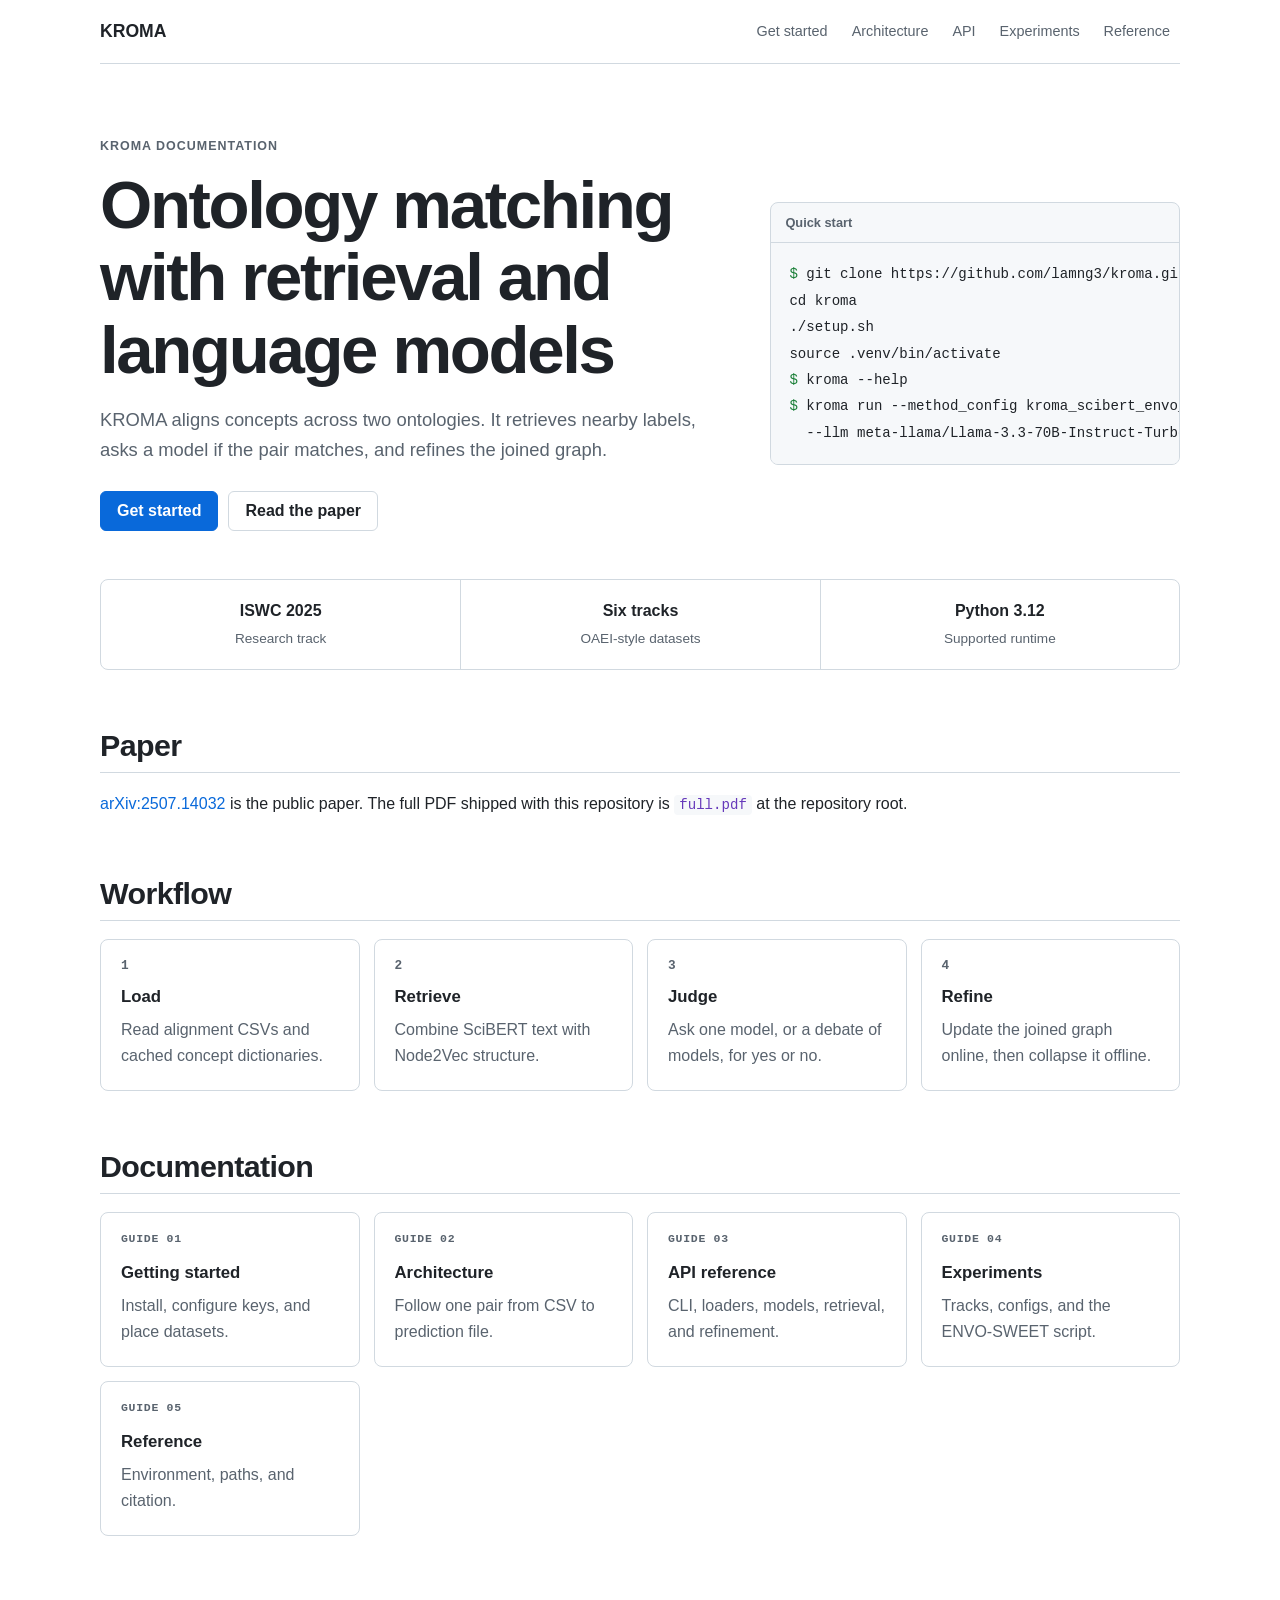
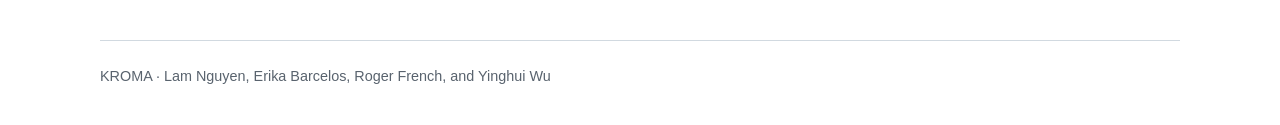
<file: docs/index.html>
<!doctype html>
<html lang="en">
<head>
  <meta charset="utf-8">
  <meta name="viewport" content="width=device-width, initial-scale=1">
  <title>KROMA Documentation</title>
  <link rel="stylesheet" href="styles.css">
</head>
<body>
  <header>
    <a href="index.html"><strong>KROMA</strong></a>
    <nav>
      <a href="getting-started.html">Get started</a>
      <a href="architecture.html">Architecture</a>
      <a href="api.html">API</a>
      <a href="experiments.html">Experiments</a>
      <a href="reference.html">Reference</a>
    </nav>
  </header>
  <main class="hero">
    <section class="hero-layout">
      <div>
        <p class="eyebrow">KROMA documentation</p>
        <h1>Ontology matching with retrieval and language models</h1>
        <p class="lede">
          KROMA aligns concepts across two ontologies. It retrieves nearby labels,
          asks a model if the pair matches, and refines the joined graph.
        </p>
        <div class="actions">
          <a class="button" href="getting-started.html">Get started</a>
          <a class="button secondary" href="https://arxiv.org/abs/2507.14032">Read the paper</a>
        </div>
      </div>
      <div class="terminal" aria-label="KROMA installation commands">
        <pre><code><span class="prompt">$</span> git clone https://github.com/lamng3/kroma.git
cd kroma
./setup.sh
source .venv/bin/activate
<span class="prompt">$</span> kroma --help
<span class="prompt">$</span> kroma run --method_config kroma_scibert_envo_sweet \
  --llm meta-llama/Llama-3.3-70B-Instruct-Turbo-Free --baseline</code></pre>
      </div>
    </section>

    <div class="stats" aria-label="Project facts">
      <div class="stat"><strong>ISWC 2025</strong><span>Research track</span></div>
      <div class="stat"><strong>Six tracks</strong><span>OAEI-style datasets</span></div>
      <div class="stat"><strong>Python 3.12</strong><span>Supported runtime</span></div>
    </div>

    <h2>Paper</h2>
    <p>
      <a href="https://arxiv.org/abs/2507.14032">arXiv:2507.14032</a>
      is the public paper. The full PDF shipped with this repository is
      <a href="https://github.com/lamng3/kroma/blob/main/full.pdf"><code>full.pdf</code></a>
      at the repository root.
    </p>

    <h2>Workflow</h2>
    <div class="flow">
      <section class="card"><h3>Load</h3><p>Read alignment CSVs and cached concept dictionaries.</p></section>
      <section class="card"><h3>Retrieve</h3><p>Combine SciBERT text with Node2Vec structure.</p></section>
      <section class="card"><h3>Judge</h3><p>Ask one model, or a debate of models, for yes or no.</p></section>
      <section class="card"><h3>Refine</h3><p>Update the joined graph online, then collapse it offline.</p></section>
    </div>

    <h2>Documentation</h2>
    <div class="grid">
      <a class="card" href="getting-started.html"><span class="number">GUIDE 01</span><h3>Getting started</h3><p>Install, configure keys, and place datasets.</p></a>
      <a class="card" href="architecture.html"><span class="number">GUIDE 02</span><h3>Architecture</h3><p>Follow one pair from CSV to prediction file.</p></a>
      <a class="card" href="api.html"><span class="number">GUIDE 03</span><h3>API reference</h3><p>CLI, loaders, models, retrieval, and refinement.</p></a>
      <a class="card" href="experiments.html"><span class="number">GUIDE 04</span><h3>Experiments</h3><p>Tracks, configs, and the ENVO-SWEET script.</p></a>
      <a class="card" href="reference.html"><span class="number">GUIDE 05</span><h3>Reference</h3><p>Environment, paths, and citation.</p></a>
    </div>
  </main>
  <footer>KROMA · Lam Nguyen, Erika Barcelos, Roger French, and Yinghui Wu</footer>
</body>
</html>
</file>
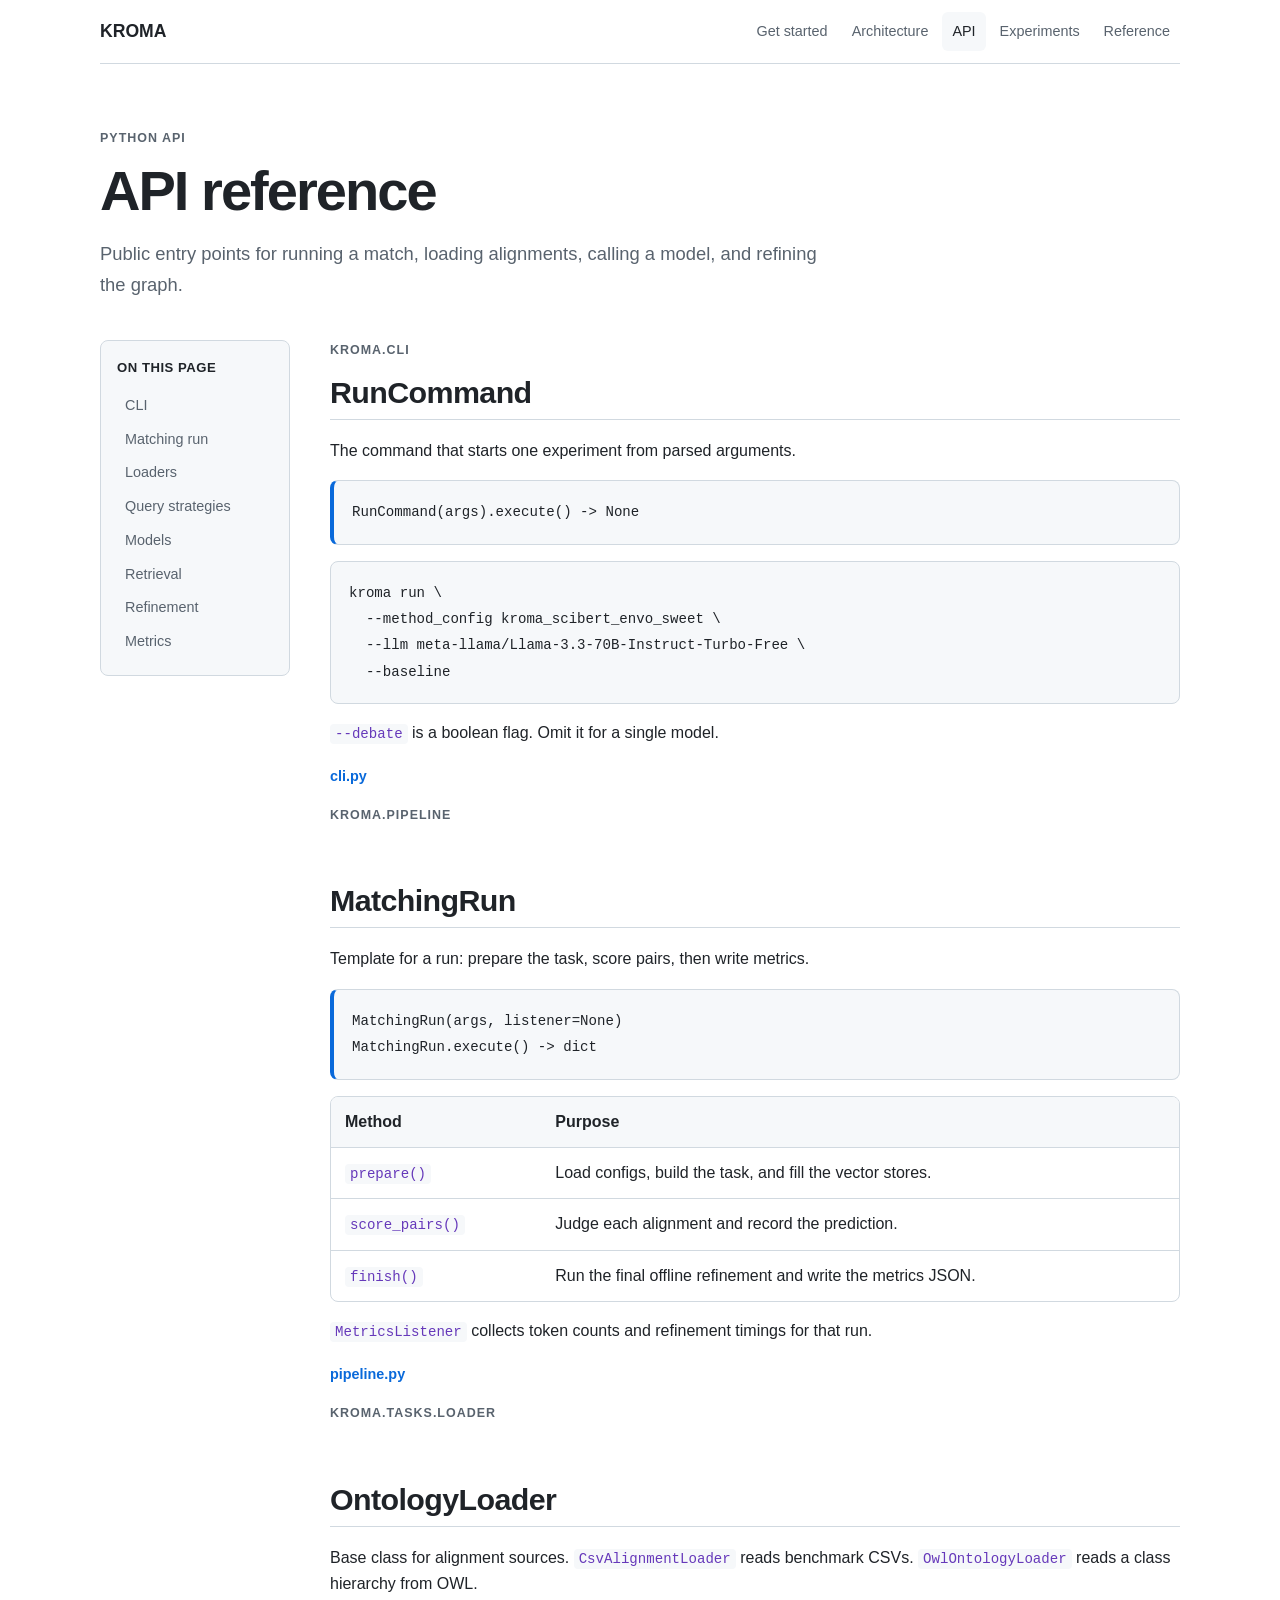
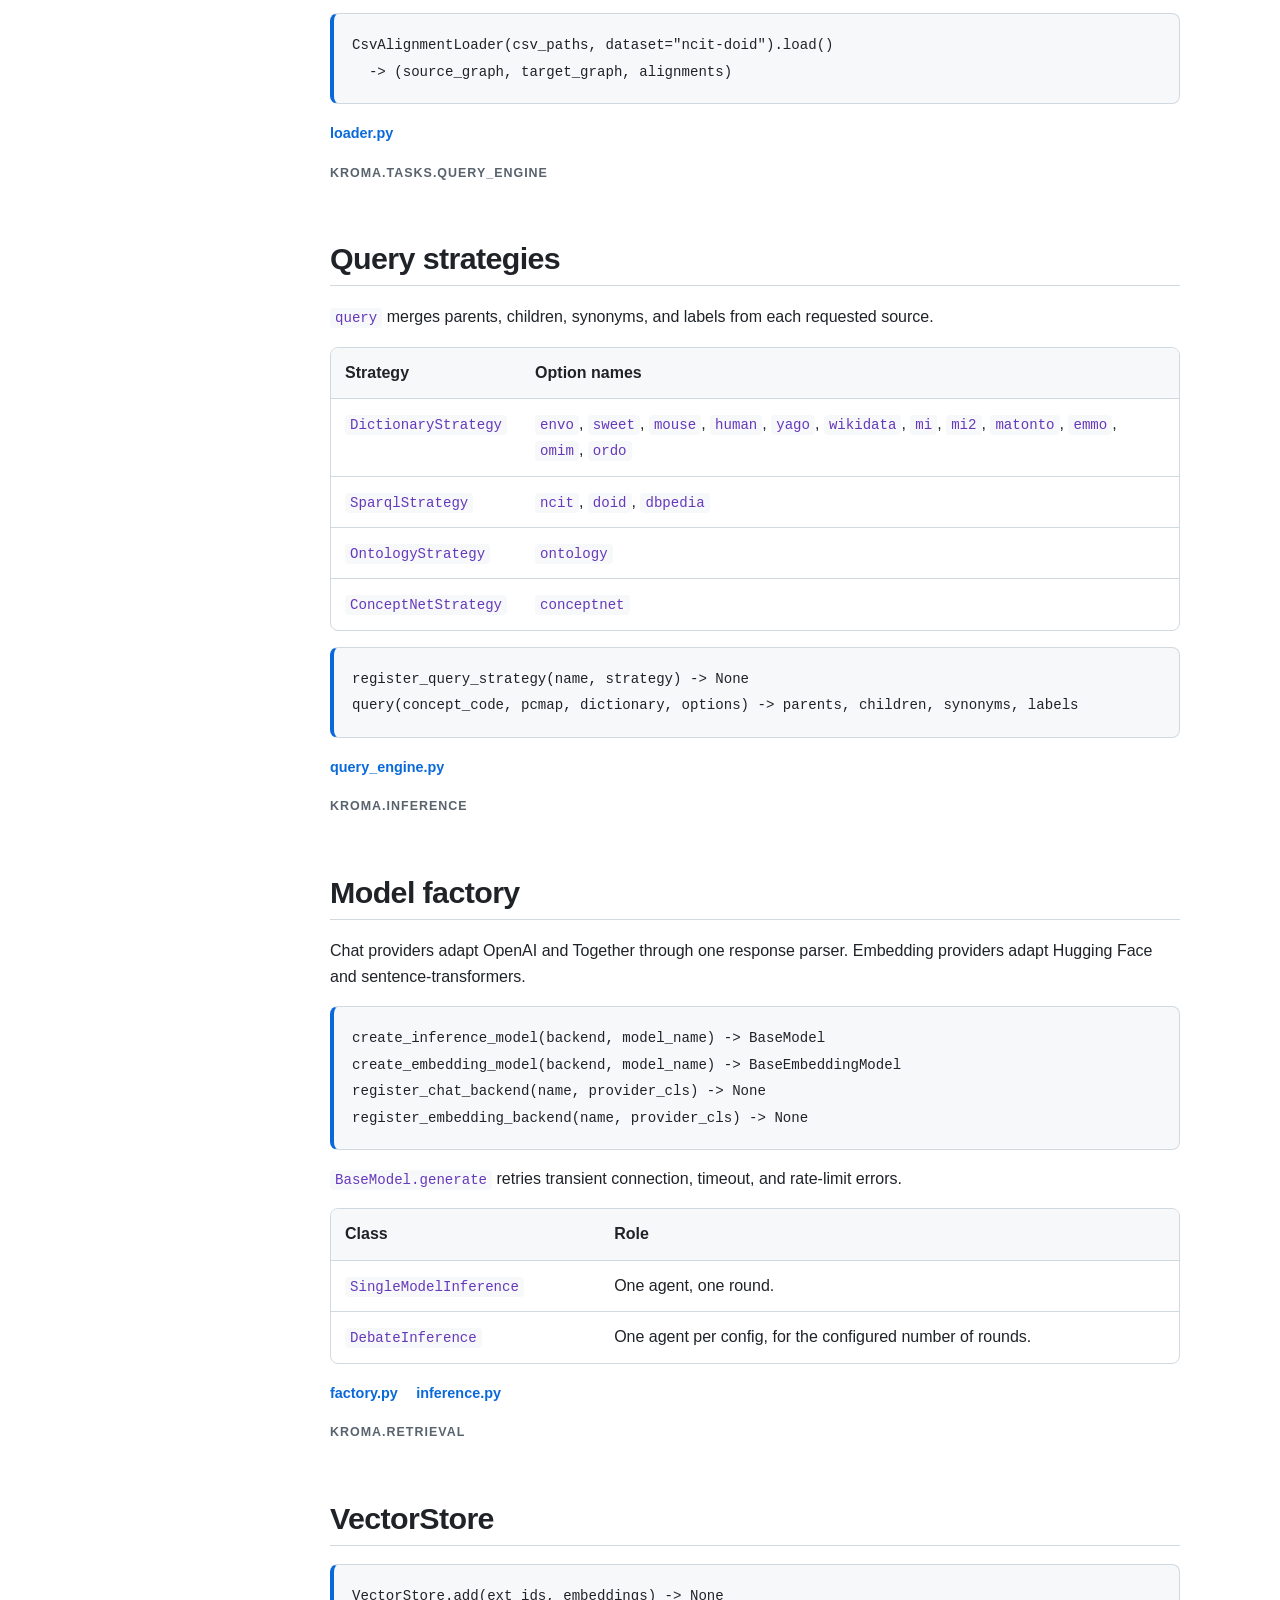
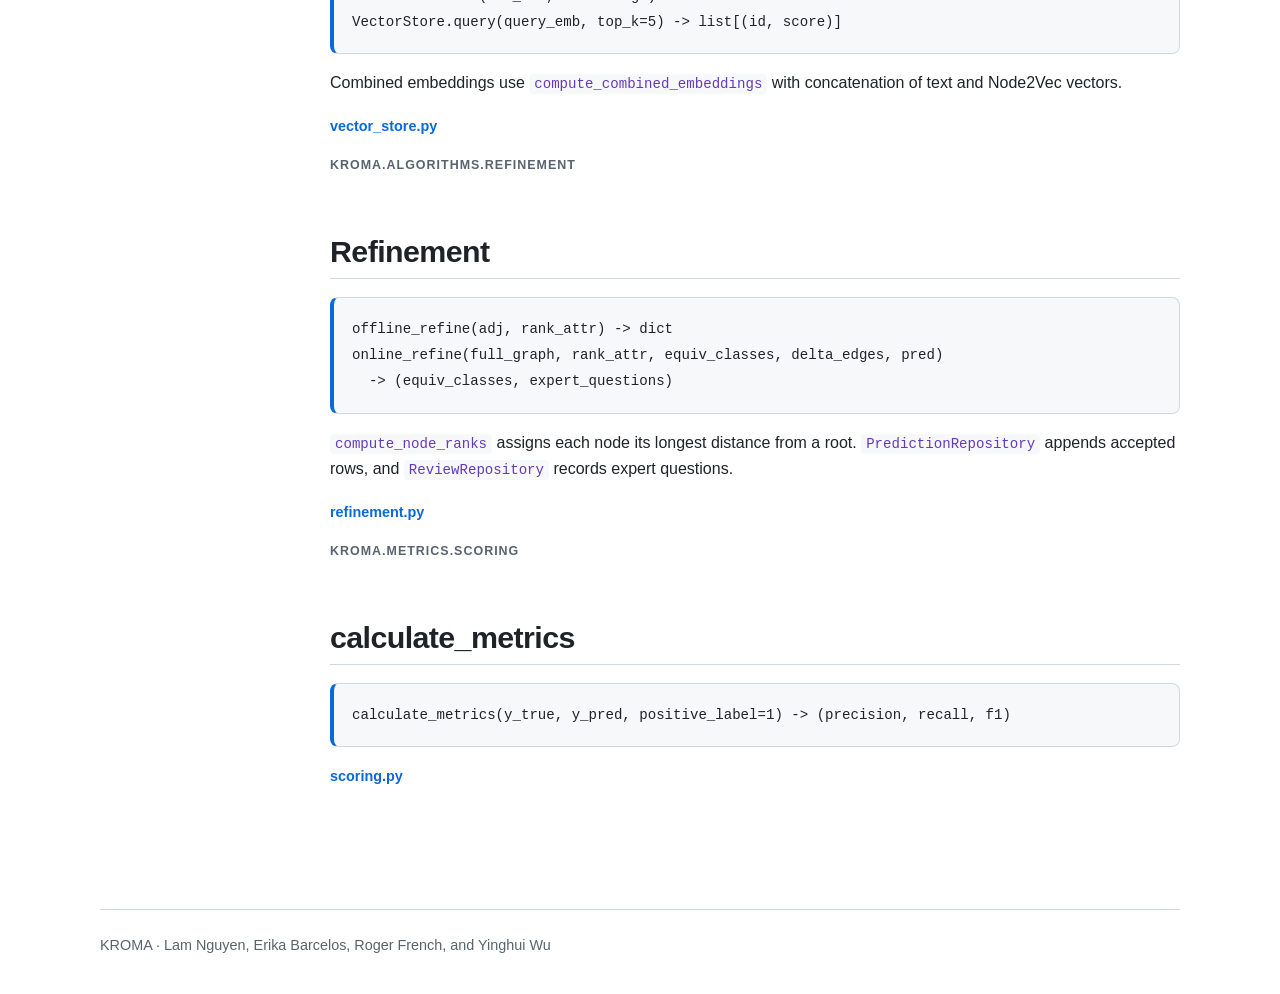
<file: docs/api.html>
<!doctype html>
<html lang="en">
<head>
  <meta charset="utf-8">
  <meta name="viewport" content="width=device-width, initial-scale=1">
  <title>API reference · KROMA</title>
  <link rel="stylesheet" href="styles.css">
</head>
<body>
  <header>
    <a href="index.html"><strong>KROMA</strong></a>
    <nav>
      <a href="getting-started.html">Get started</a>
      <a href="architecture.html">Architecture</a>
      <a class="active" href="api.html">API</a>
      <a href="experiments.html">Experiments</a>
      <a href="reference.html">Reference</a>
    </nav>
  </header>
  <main>
    <p class="eyebrow">Python API</p>
    <h1>API reference</h1>
    <p class="lede">Public entry points for running a match, loading alignments, calling a model, and refining the graph.</p>

    <div class="api-layout">
      <aside class="api-index" aria-label="API table of contents">
        <strong>On this page</strong>
        <a href="#cli">CLI</a>
        <a href="#run">Matching run</a>
        <a href="#loaders">Loaders</a>
        <a href="#query">Query strategies</a>
        <a href="#models">Models</a>
        <a href="#retrieval">Retrieval</a>
        <a href="#refinement">Refinement</a>
        <a href="#metrics">Metrics</a>
      </aside>
      <div class="api-content">

        <section id="cli" class="api-section">
          <p class="eyebrow">kroma.cli</p>
          <h2>RunCommand</h2>
          <p>The command that starts one experiment from parsed arguments.</p>
          <pre class="signature"><code>RunCommand(args).execute() -&gt; None</code></pre>
          <pre><code>kroma run \
  --method_config kroma_scibert_envo_sweet \
  --llm meta-llama/Llama-3.3-70B-Instruct-Turbo-Free \
  --baseline</code></pre>
          <p><code>--debate</code> is a boolean flag. Omit it for a single model.</p>
          <p><a class="source-link" href="https://github.com/lamng3/kroma/blob/main/src/kroma/cli.py">cli.py</a></p>
        </section>

        <section id="run" class="api-section">
          <p class="eyebrow">kroma.pipeline</p>
          <h2>MatchingRun</h2>
          <p>Template for a run: prepare the task, score pairs, then write metrics.</p>
          <pre class="signature"><code>MatchingRun(args, listener=None)
MatchingRun.execute() -&gt; dict</code></pre>
          <table>
            <tr><th>Method</th><th>Purpose</th></tr>
            <tr><td><code>prepare()</code></td><td>Load configs, build the task, and fill the vector stores.</td></tr>
            <tr><td><code>score_pairs()</code></td><td>Judge each alignment and record the prediction.</td></tr>
            <tr><td><code>finish()</code></td><td>Run the final offline refinement and write the metrics JSON.</td></tr>
          </table>
          <p><code>MetricsListener</code> collects token counts and refinement timings for that run.</p>
          <p><a class="source-link" href="https://github.com/lamng3/kroma/blob/main/src/kroma/pipeline.py">pipeline.py</a></p>
        </section>

        <section id="loaders" class="api-section">
          <p class="eyebrow">kroma.tasks.loader</p>
          <h2>OntologyLoader</h2>
          <p>Base class for alignment sources. <code>CsvAlignmentLoader</code> reads benchmark CSVs. <code>OwlOntologyLoader</code> reads a class hierarchy from OWL.</p>
          <pre class="signature"><code>CsvAlignmentLoader(csv_paths, dataset="ncit-doid").load()
  -&gt; (source_graph, target_graph, alignments)</code></pre>
          <p><a class="source-link" href="https://github.com/lamng3/kroma/blob/main/src/kroma/tasks/loader.py">loader.py</a></p>
        </section>

        <section id="query" class="api-section">
          <p class="eyebrow">kroma.tasks.query_engine</p>
          <h2>Query strategies</h2>
          <p><code>query</code> merges parents, children, synonyms, and labels from each requested source.</p>
          <table>
            <tr><th>Strategy</th><th>Option names</th></tr>
            <tr><td><code>DictionaryStrategy</code></td><td><code>envo</code>, <code>sweet</code>, <code>mouse</code>, <code>human</code>, <code>yago</code>, <code>wikidata</code>, <code>mi</code>, <code>mi2</code>, <code>matonto</code>, <code>emmo</code>, <code>omim</code>, <code>ordo</code></td></tr>
            <tr><td><code>SparqlStrategy</code></td><td><code>ncit</code>, <code>doid</code>, <code>dbpedia</code></td></tr>
            <tr><td><code>OntologyStrategy</code></td><td><code>ontology</code></td></tr>
            <tr><td><code>ConceptNetStrategy</code></td><td><code>conceptnet</code></td></tr>
          </table>
          <pre class="signature"><code>register_query_strategy(name, strategy) -&gt; None
query(concept_code, pcmap, dictionary, options) -&gt; parents, children, synonyms, labels</code></pre>
          <p><a class="source-link" href="https://github.com/lamng3/kroma/blob/main/src/kroma/tasks/query_engine.py">query_engine.py</a></p>
        </section>

        <section id="models" class="api-section">
          <p class="eyebrow">kroma.inference</p>
          <h2>Model factory</h2>
          <p>Chat providers adapt OpenAI and Together through one response parser. Embedding providers adapt Hugging Face and sentence-transformers.</p>
          <pre class="signature"><code>create_inference_model(backend, model_name) -&gt; BaseModel
create_embedding_model(backend, model_name) -&gt; BaseEmbeddingModel
register_chat_backend(name, provider_cls) -&gt; None
register_embedding_backend(name, provider_cls) -&gt; None</code></pre>
          <p><code>BaseModel.generate</code> retries transient connection, timeout, and rate-limit errors.</p>
          <table>
            <tr><th>Class</th><th>Role</th></tr>
            <tr><td><code>SingleModelInference</code></td><td>One agent, one round.</td></tr>
            <tr><td><code>DebateInference</code></td><td>One agent per config, for the configured number of rounds.</td></tr>
          </table>
          <p><a class="source-link" href="https://github.com/lamng3/kroma/blob/main/src/kroma/inference/factory.py">factory.py</a> <a class="source-link" href="https://github.com/lamng3/kroma/blob/main/src/kroma/agents/inference.py">inference.py</a></p>
        </section>

        <section id="retrieval" class="api-section">
          <p class="eyebrow">kroma.retrieval</p>
          <h2>VectorStore</h2>
          <pre class="signature"><code>VectorStore.add(ext_ids, embeddings) -&gt; None
VectorStore.query(query_emb, top_k=5) -&gt; list[(id, score)]</code></pre>
          <p>Combined embeddings use <code>compute_combined_embeddings</code> with concatenation of text and Node2Vec vectors.</p>
          <p><a class="source-link" href="https://github.com/lamng3/kroma/blob/main/src/kroma/retrieval/vector_store.py">vector_store.py</a></p>
        </section>

        <section id="refinement" class="api-section">
          <p class="eyebrow">kroma.algorithms.refinement</p>
          <h2>Refinement</h2>
          <pre class="signature"><code>offline_refine(adj, rank_attr) -&gt; dict
online_refine(full_graph, rank_attr, equiv_classes, delta_edges, pred)
  -&gt; (equiv_classes, expert_questions)</code></pre>
          <p><code>compute_node_ranks</code> assigns each node its longest distance from a root. <code>PredictionRepository</code> appends accepted rows, and <code>ReviewRepository</code> records expert questions.</p>
          <p><a class="source-link" href="https://github.com/lamng3/kroma/blob/main/src/kroma/algorithms/refinement.py">refinement.py</a></p>
        </section>

        <section id="metrics" class="api-section">
          <p class="eyebrow">kroma.metrics.scoring</p>
          <h2>calculate_metrics</h2>
          <pre class="signature"><code>calculate_metrics(y_true, y_pred, positive_label=1) -&gt; (precision, recall, f1)</code></pre>
          <p><a class="source-link" href="https://github.com/lamng3/kroma/blob/main/src/kroma/metrics/scoring.py">scoring.py</a></p>
        </section>

      </div>
    </div>
  </main>
  <footer>KROMA · Lam Nguyen, Erika Barcelos, Roger French, and Yinghui Wu</footer>
</body>
</html>
</file>
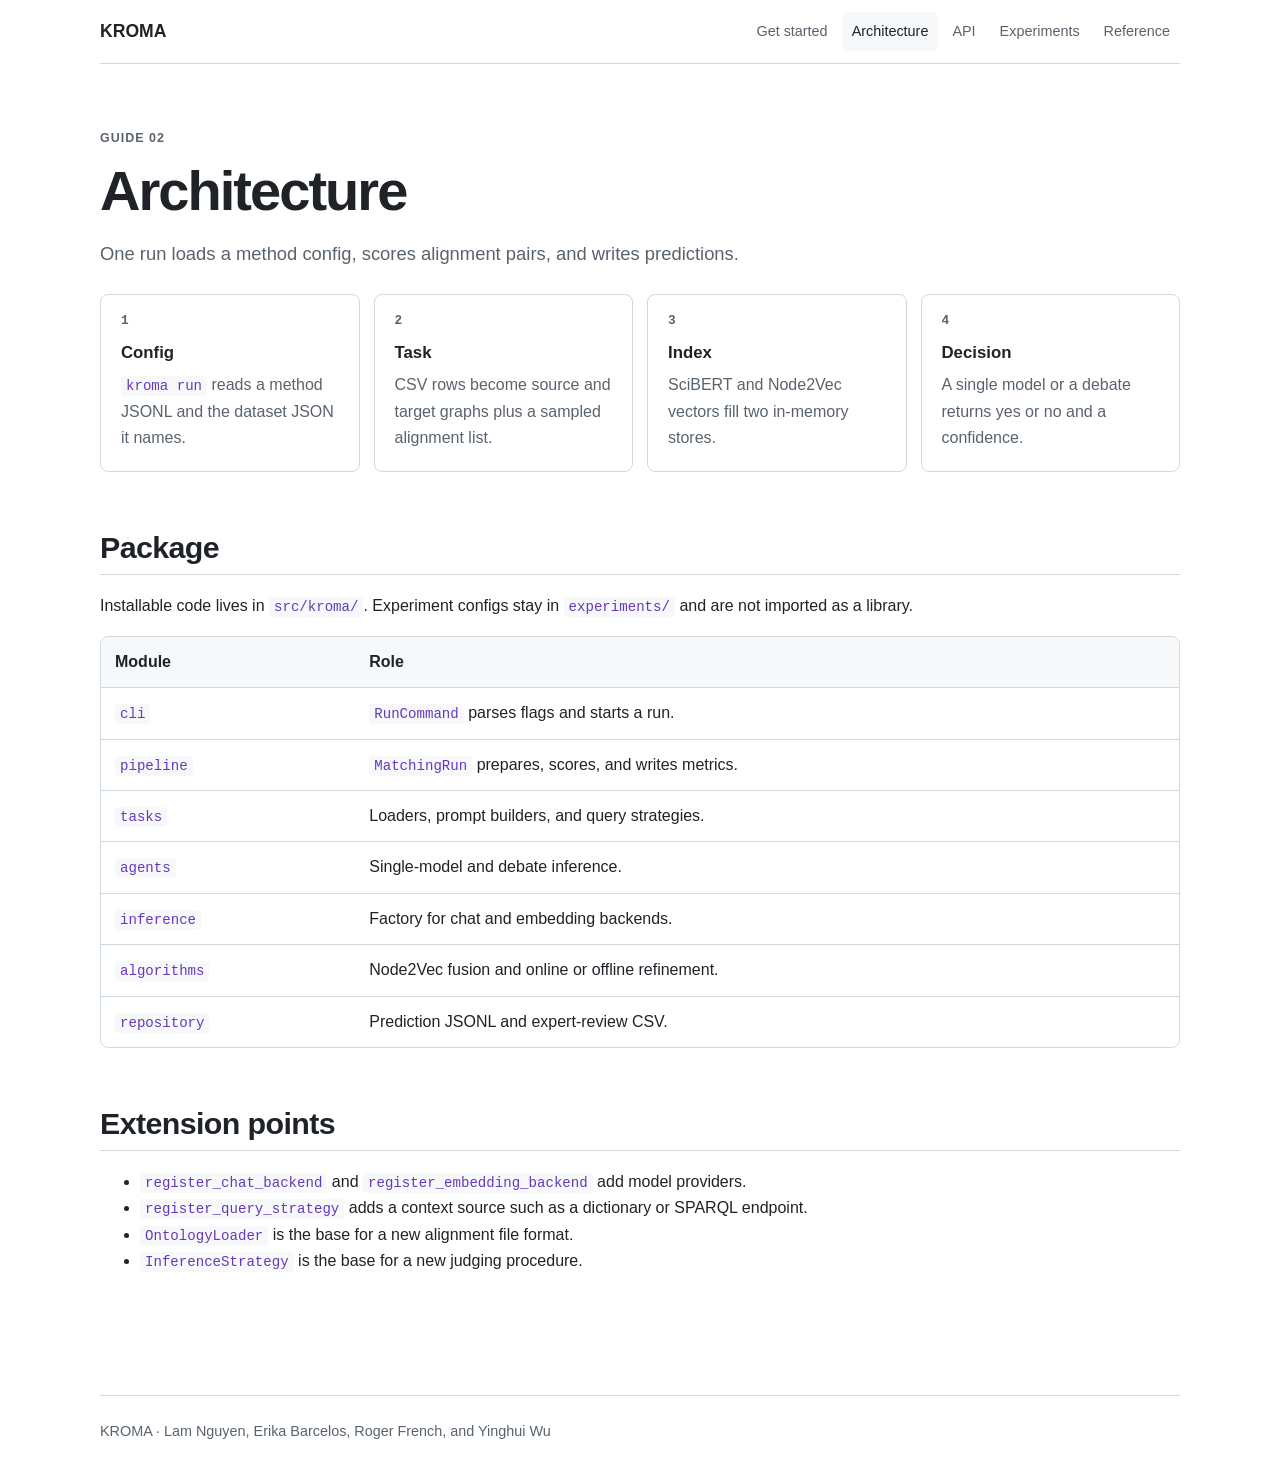
<file: docs/architecture.html>
<!doctype html>
<html lang="en">
<head>
  <meta charset="utf-8">
  <meta name="viewport" content="width=device-width, initial-scale=1">
  <title>Architecture · KROMA</title>
  <link rel="stylesheet" href="styles.css">
</head>
<body>
  <header>
    <a href="index.html"><strong>KROMA</strong></a>
    <nav>
      <a href="getting-started.html">Get started</a>
      <a class="active" href="architecture.html">Architecture</a>
      <a href="api.html">API</a>
      <a href="experiments.html">Experiments</a>
      <a href="reference.html">Reference</a>
    </nav>
  </header>
  <main>
    <p class="eyebrow">Guide 02</p>
    <h1>Architecture</h1>
    <p class="lede">One run loads a method config, scores alignment pairs, and writes predictions.</p>

    <div class="flow">
      <section class="card"><h3>Config</h3><p><code>kroma run</code> reads a method JSONL and the dataset JSON it names.</p></section>
      <section class="card"><h3>Task</h3><p>CSV rows become source and target graphs plus a sampled alignment list.</p></section>
      <section class="card"><h3>Index</h3><p>SciBERT and Node2Vec vectors fill two in-memory stores.</p></section>
      <section class="card"><h3>Decision</h3><p>A single model or a debate returns yes or no and a confidence.</p></section>
    </div>

    <h2>Package</h2>
    <p>Installable code lives in <code>src/kroma/</code>. Experiment configs stay in <code>experiments/</code> and are not imported as a library.</p>
    <table>
      <tr><th>Module</th><th>Role</th></tr>
      <tr><td><code>cli</code></td><td><code>RunCommand</code> parses flags and starts a run.</td></tr>
      <tr><td><code>pipeline</code></td><td><code>MatchingRun</code> prepares, scores, and writes metrics.</td></tr>
      <tr><td><code>tasks</code></td><td>Loaders, prompt builders, and query strategies.</td></tr>
      <tr><td><code>agents</code></td><td>Single-model and debate inference.</td></tr>
      <tr><td><code>inference</code></td><td>Factory for chat and embedding backends.</td></tr>
      <tr><td><code>algorithms</code></td><td>Node2Vec fusion and online or offline refinement.</td></tr>
      <tr><td><code>repository</code></td><td>Prediction JSONL and expert-review CSV.</td></tr>
    </table>

    <h2>Extension points</h2>
    <ul>
      <li><code>register_chat_backend</code> and <code>register_embedding_backend</code> add model providers.</li>
      <li><code>register_query_strategy</code> adds a context source such as a dictionary or SPARQL endpoint.</li>
      <li><code>OntologyLoader</code> is the base for a new alignment file format.</li>
      <li><code>InferenceStrategy</code> is the base for a new judging procedure.</li>
    </ul>
  </main>
  <footer>KROMA · Lam Nguyen, Erika Barcelos, Roger French, and Yinghui Wu</footer>
</body>
</html>
</file>
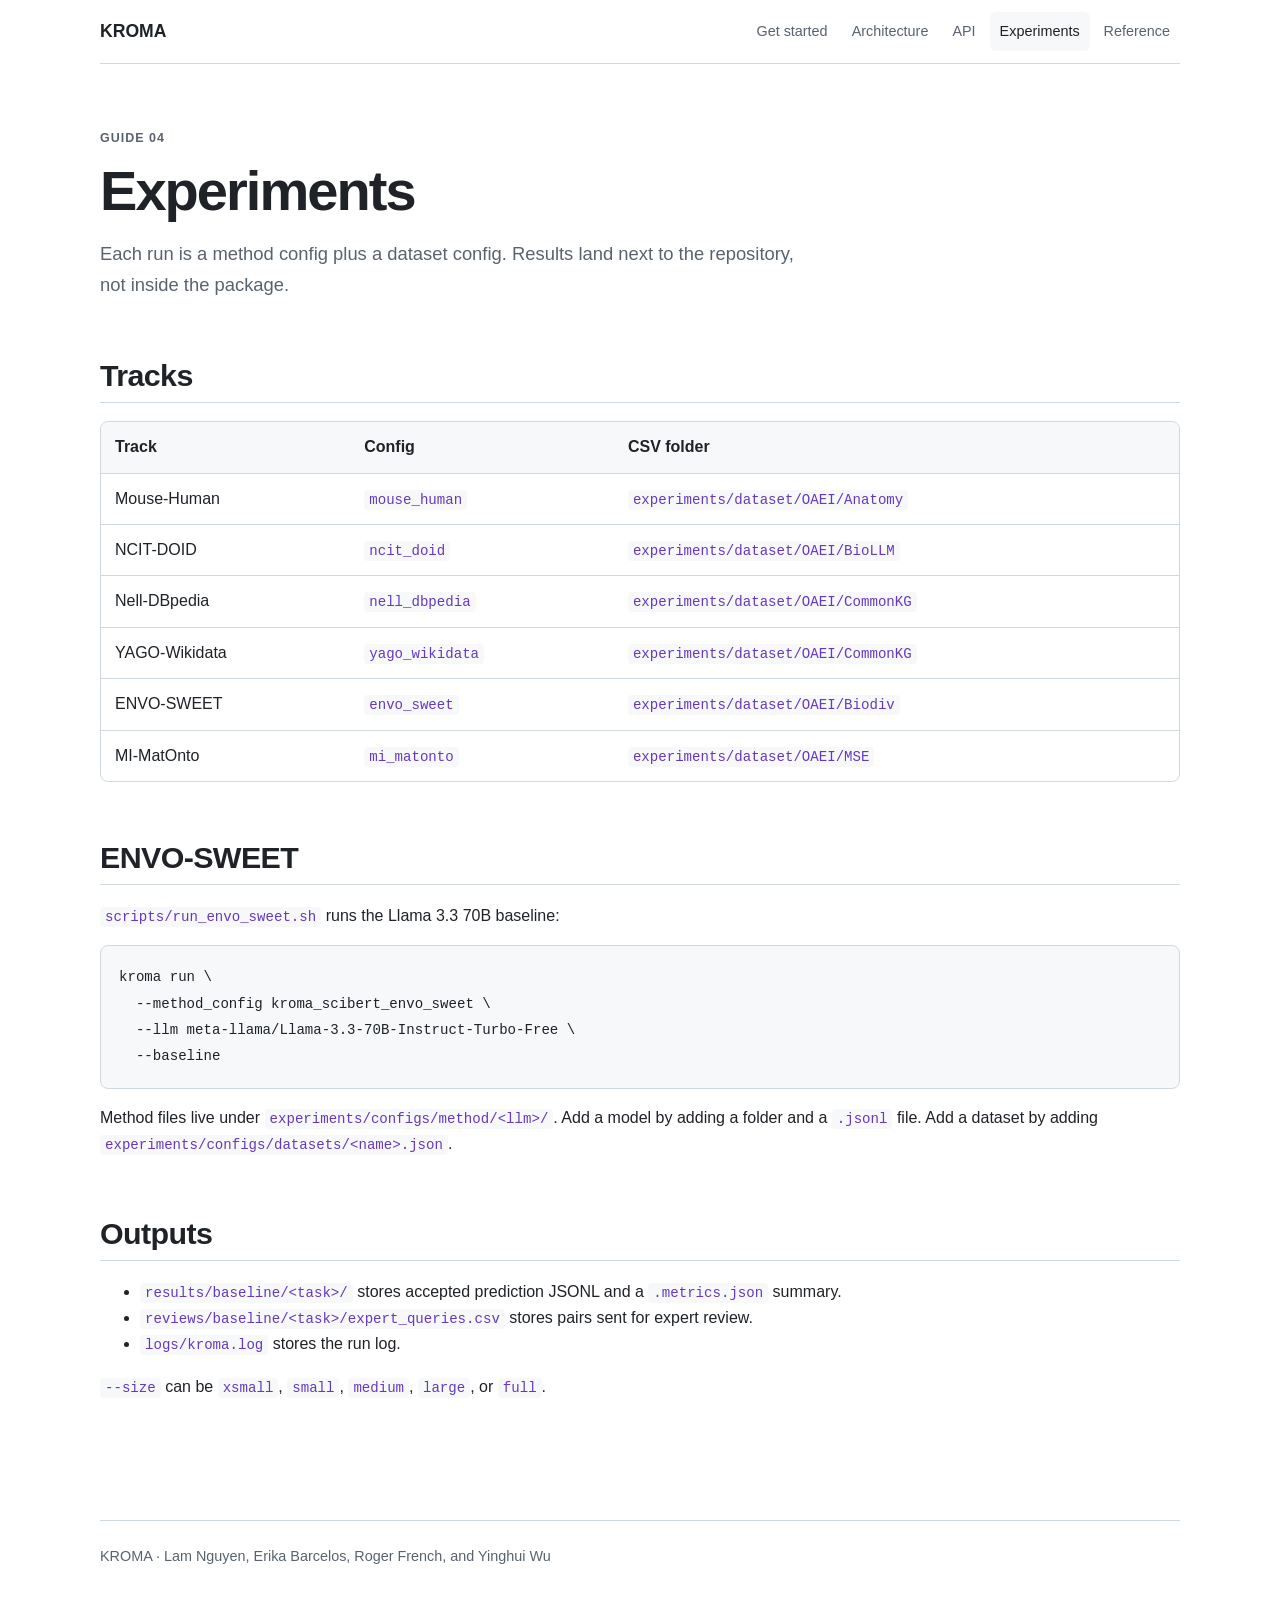
<file: docs/experiments.html>
<!doctype html>
<html lang="en">
<head>
  <meta charset="utf-8">
  <meta name="viewport" content="width=device-width, initial-scale=1">
  <title>Experiments · KROMA</title>
  <link rel="stylesheet" href="styles.css">
</head>
<body>
  <header>
    <a href="index.html"><strong>KROMA</strong></a>
    <nav>
      <a href="getting-started.html">Get started</a>
      <a href="architecture.html">Architecture</a>
      <a href="api.html">API</a>
      <a class="active" href="experiments.html">Experiments</a>
      <a href="reference.html">Reference</a>
    </nav>
  </header>
  <main>
    <p class="eyebrow">Guide 04</p>
    <h1>Experiments</h1>
    <p class="lede">Each run is a method config plus a dataset config. Results land next to the repository, not inside the package.</p>

    <h2>Tracks</h2>
    <table>
      <tr><th>Track</th><th>Config</th><th>CSV folder</th></tr>
      <tr><td>Mouse-Human</td><td><code>mouse_human</code></td><td><code>experiments/dataset/OAEI/Anatomy</code></td></tr>
      <tr><td>NCIT-DOID</td><td><code>ncit_doid</code></td><td><code>experiments/dataset/OAEI/BioLLM</code></td></tr>
      <tr><td>Nell-DBpedia</td><td><code>nell_dbpedia</code></td><td><code>experiments/dataset/OAEI/CommonKG</code></td></tr>
      <tr><td>YAGO-Wikidata</td><td><code>yago_wikidata</code></td><td><code>experiments/dataset/OAEI/CommonKG</code></td></tr>
      <tr><td>ENVO-SWEET</td><td><code>envo_sweet</code></td><td><code>experiments/dataset/OAEI/Biodiv</code></td></tr>
      <tr><td>MI-MatOnto</td><td><code>mi_matonto</code></td><td><code>experiments/dataset/OAEI/MSE</code></td></tr>
    </table>

    <h2>ENVO-SWEET</h2>
    <p><code>scripts/run_envo_sweet.sh</code> runs the Llama 3.3 70B baseline:</p>
    <pre><code>kroma run \
  --method_config kroma_scibert_envo_sweet \
  --llm meta-llama/Llama-3.3-70B-Instruct-Turbo-Free \
  --baseline</code></pre>
    <p>Method files live under <code>experiments/configs/method/&lt;llm&gt;/</code>. Add a model by adding a folder and a <code>.jsonl</code> file. Add a dataset by adding <code>experiments/configs/datasets/&lt;name&gt;.json</code>.</p>

    <h2>Outputs</h2>
    <ul>
      <li><code>results/baseline/&lt;task&gt;/</code> stores accepted prediction JSONL and a <code>.metrics.json</code> summary.</li>
      <li><code>reviews/baseline/&lt;task&gt;/expert_queries.csv</code> stores pairs sent for expert review.</li>
      <li><code>logs/kroma.log</code> stores the run log.</li>
    </ul>
    <p><code>--size</code> can be <code>xsmall</code>, <code>small</code>, <code>medium</code>, <code>large</code>, or <code>full</code>.</p>
  </main>
  <footer>KROMA · Lam Nguyen, Erika Barcelos, Roger French, and Yinghui Wu</footer>
</body>
</html>
</file>
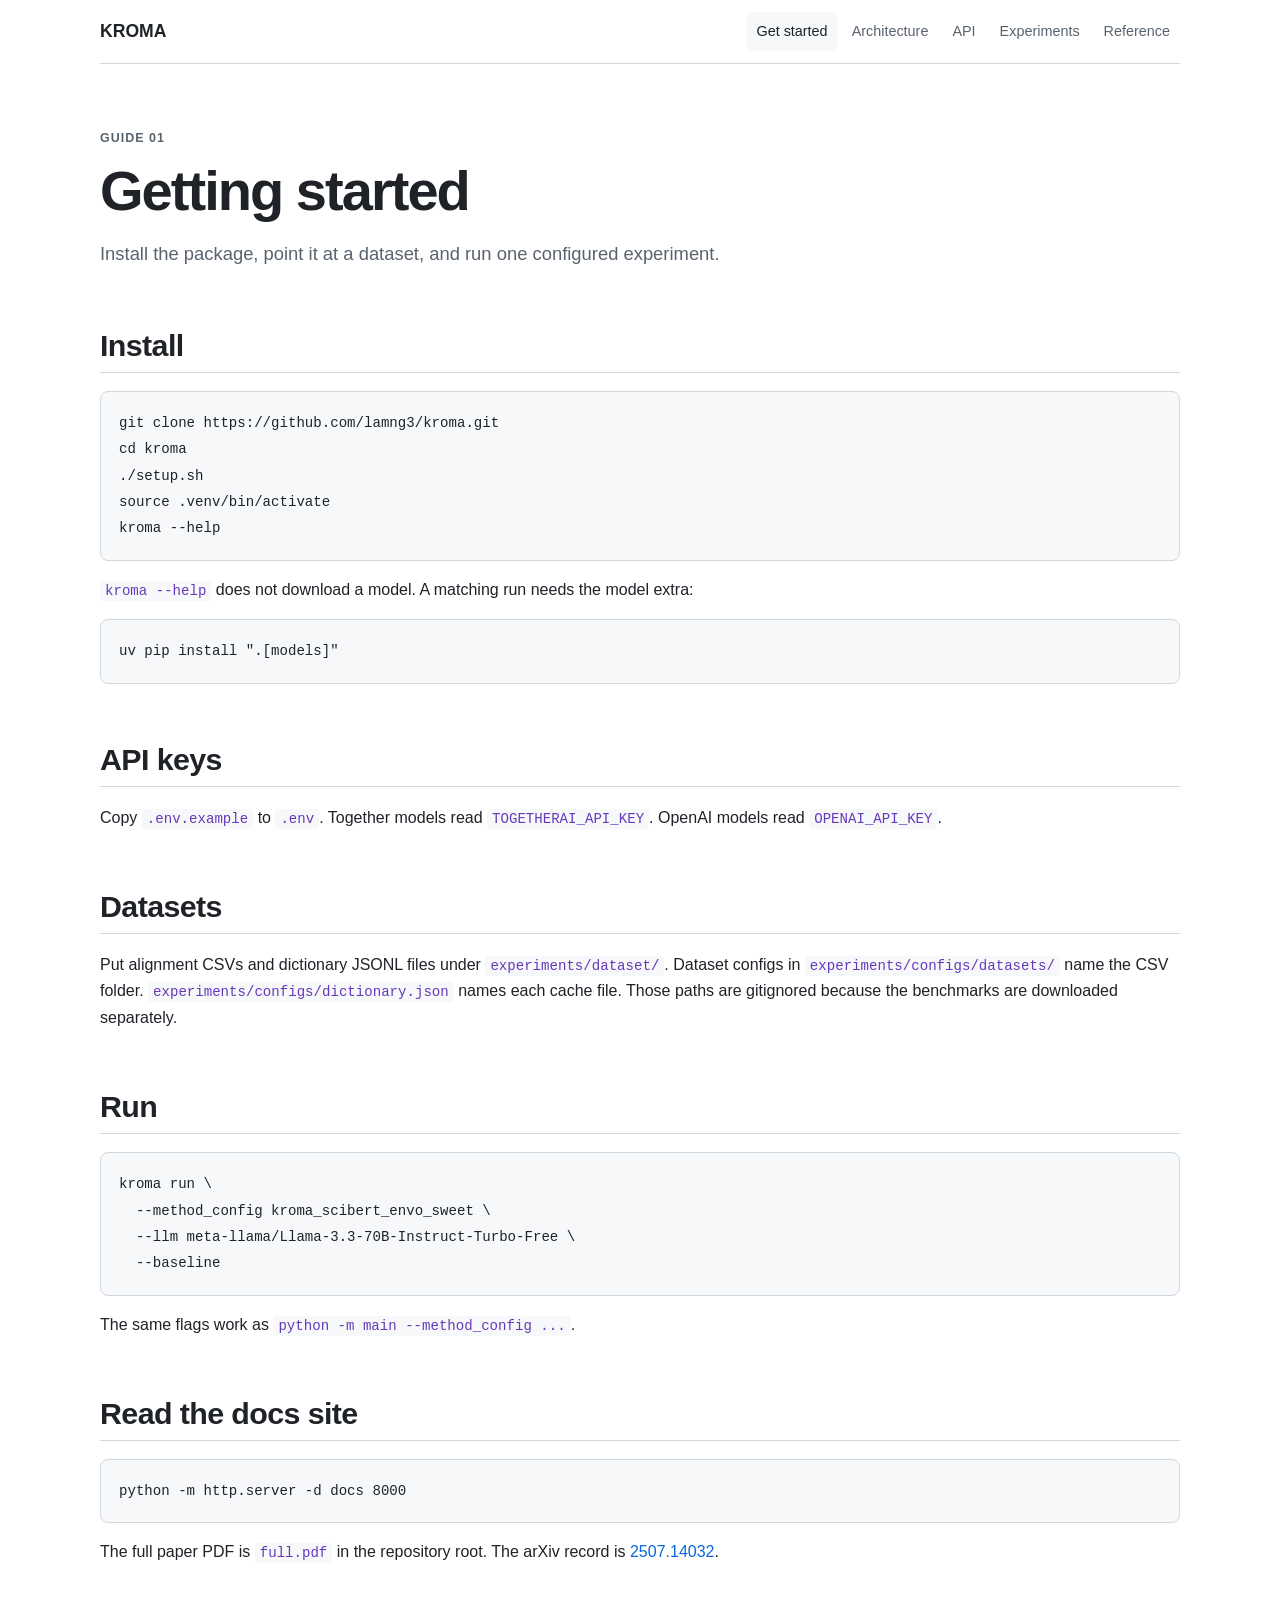
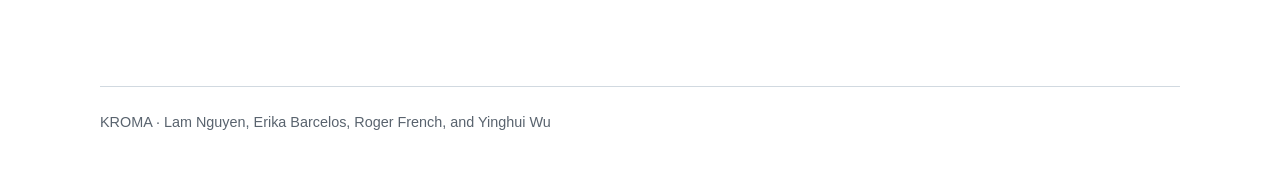
<file: docs/getting-started.html>
<!doctype html>
<html lang="en">
<head>
  <meta charset="utf-8">
  <meta name="viewport" content="width=device-width, initial-scale=1">
  <title>Getting started · KROMA</title>
  <link rel="stylesheet" href="styles.css">
</head>
<body>
  <header>
    <a href="index.html"><strong>KROMA</strong></a>
    <nav>
      <a class="active" href="getting-started.html">Get started</a>
      <a href="architecture.html">Architecture</a>
      <a href="api.html">API</a>
      <a href="experiments.html">Experiments</a>
      <a href="reference.html">Reference</a>
    </nav>
  </header>
  <main>
    <p class="eyebrow">Guide 01</p>
    <h1>Getting started</h1>
    <p class="lede">Install the package, point it at a dataset, and run one configured experiment.</p>

    <h2>Install</h2>
    <pre><code>git clone https://github.com/lamng3/kroma.git
cd kroma
./setup.sh
source .venv/bin/activate
kroma --help</code></pre>
    <p><code>kroma --help</code> does not download a model. A matching run needs the model extra:</p>
    <pre><code>uv pip install ".[models]"</code></pre>

    <h2>API keys</h2>
    <p>Copy <code>.env.example</code> to <code>.env</code>. Together models read <code>TOGETHERAI_API_KEY</code>. OpenAI models read <code>OPENAI_API_KEY</code>.</p>

    <h2>Datasets</h2>
    <p>Put alignment CSVs and dictionary JSONL files under <code>experiments/dataset/</code>. Dataset configs in <code>experiments/configs/datasets/</code> name the CSV folder. <code>experiments/configs/dictionary.json</code> names each cache file. Those paths are gitignored because the benchmarks are downloaded separately.</p>

    <h2>Run</h2>
    <pre><code>kroma run \
  --method_config kroma_scibert_envo_sweet \
  --llm meta-llama/Llama-3.3-70B-Instruct-Turbo-Free \
  --baseline</code></pre>
    <p>The same flags work as <code>python -m main --method_config ...</code>.</p>

    <h2>Read the docs site</h2>
    <pre><code>python -m http.server -d docs 8000</code></pre>
    <p>The full paper PDF is <a href="https://github.com/lamng3/kroma/blob/main/full.pdf"><code>full.pdf</code></a> in the repository root. The arXiv record is <a href="https://arxiv.org/abs/2507.14032">2507.14032</a>.</p>
  </main>
  <footer>KROMA · Lam Nguyen, Erika Barcelos, Roger French, and Yinghui Wu</footer>
</body>
</html>
</file>
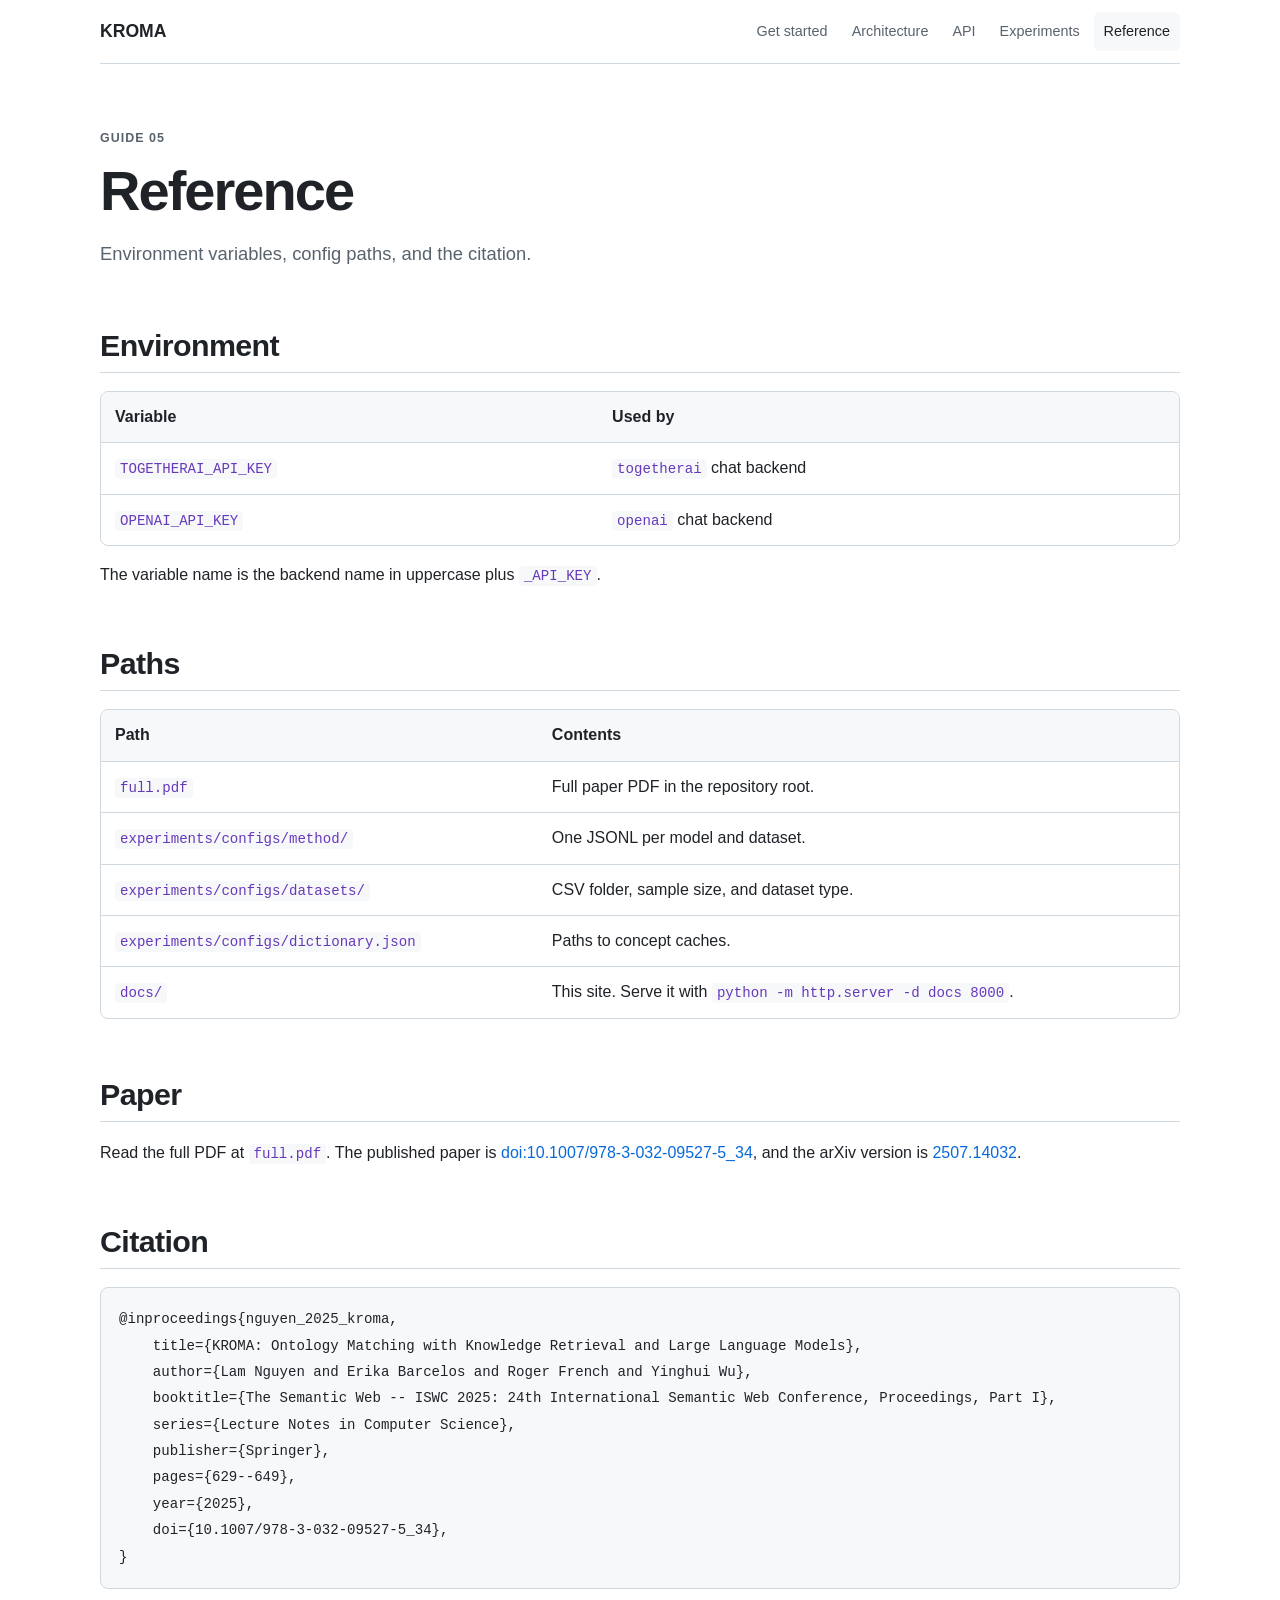
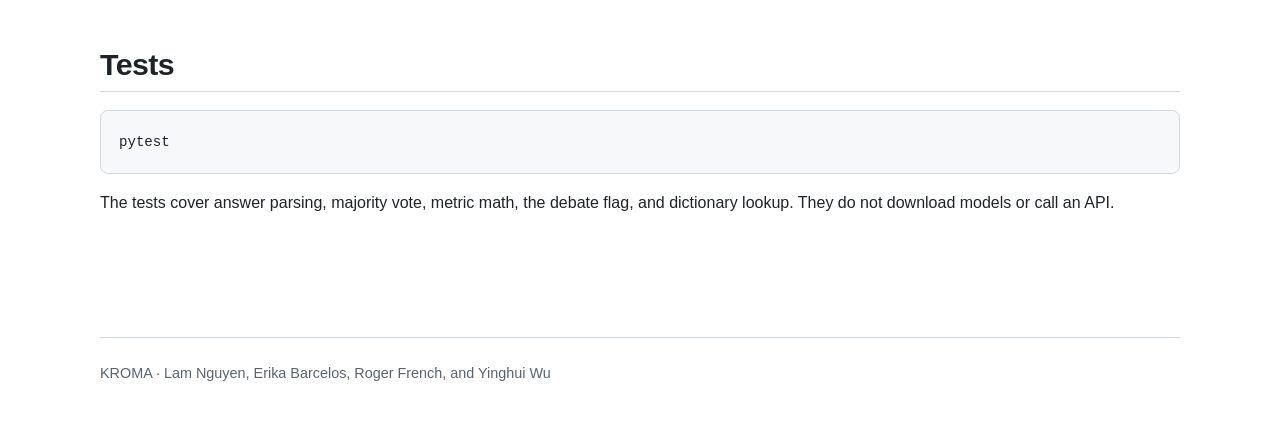
<file: docs/reference.html>
<!doctype html>
<html lang="en">
<head>
  <meta charset="utf-8">
  <meta name="viewport" content="width=device-width, initial-scale=1">
  <title>Reference · KROMA</title>
  <link rel="stylesheet" href="styles.css">
</head>
<body>
  <header>
    <a href="index.html"><strong>KROMA</strong></a>
    <nav>
      <a href="getting-started.html">Get started</a>
      <a href="architecture.html">Architecture</a>
      <a href="api.html">API</a>
      <a href="experiments.html">Experiments</a>
      <a class="active" href="reference.html">Reference</a>
    </nav>
  </header>
  <main>
    <p class="eyebrow">Guide 05</p>
    <h1>Reference</h1>
    <p class="lede">Environment variables, config paths, and the citation.</p>

    <h2>Environment</h2>
    <table>
      <tr><th>Variable</th><th>Used by</th></tr>
      <tr><td><code>TOGETHERAI_API_KEY</code></td><td><code>togetherai</code> chat backend</td></tr>
      <tr><td><code>OPENAI_API_KEY</code></td><td><code>openai</code> chat backend</td></tr>
    </table>
    <p>The variable name is the backend name in uppercase plus <code>_API_KEY</code>.</p>

    <h2>Paths</h2>
    <table>
      <tr><th>Path</th><th>Contents</th></tr>
      <tr><td><code>full.pdf</code></td><td>Full paper PDF in the repository root.</td></tr>
      <tr><td><code>experiments/configs/method/</code></td><td>One JSONL per model and dataset.</td></tr>
      <tr><td><code>experiments/configs/datasets/</code></td><td>CSV folder, sample size, and dataset type.</td></tr>
      <tr><td><code>experiments/configs/dictionary.json</code></td><td>Paths to concept caches.</td></tr>
      <tr><td><code>docs/</code></td><td>This site. Serve it with <code>python -m http.server -d docs 8000</code>.</td></tr>
    </table>

    <h2>Paper</h2>
    <p>Read the full PDF at <a href="https://github.com/lamng3/kroma/blob/main/full.pdf"><code>full.pdf</code></a>. The published paper is <a href="https://doi.org/10.1007/978-3-032-09527-5_34">doi:10.1007/978-3-032-09527-5_34</a>, and the arXiv version is <a href="https://arxiv.org/abs/2507.14032">2507.14032</a>.</p>

    <h2>Citation</h2>
    <pre><code>@inproceedings{nguyen_2025_kroma,
    title={KROMA: Ontology Matching with Knowledge Retrieval and Large Language Models},
    author={Lam Nguyen and Erika Barcelos and Roger French and Yinghui Wu},
    booktitle={The Semantic Web -- ISWC 2025: 24th International Semantic Web Conference, Proceedings, Part I},
    series={Lecture Notes in Computer Science},
    publisher={Springer},
    pages={629--649},
    year={2025},
    doi={10.1007/978-3-032-09527-5_34},
}</code></pre>

    <h2>Tests</h2>
    <pre><code>pytest</code></pre>
    <p>The tests cover answer parsing, majority vote, metric math, the debate flag, and dictionary lookup. They do not download models or call an API.</p>
  </main>
  <footer>KROMA · Lam Nguyen, Erika Barcelos, Roger French, and Yinghui Wu</footer>
</body>
</html>
</file>
<file: docs/styles.css>
:root {
  color-scheme: light;
  --text: #1f2328;
  --muted: #59636e;
  --background: #ffffff;
  --surface: #f6f8fa;
  --border: #d1d9e0;
  --accent: #0969da;
  --accent-dark: #0550ae;
}

* {
  box-sizing: border-box;
}

html {
  scroll-behavior: smooth;
}

body {
  margin: 0;
  color: var(--text);
  background: var(--background);
  font: 16px/1.65 -apple-system, BlinkMacSystemFont, "Segoe UI", Helvetica, Arial, sans-serif;
}

header,
main,
footer {
  width: min(1080px, calc(100% - 40px));
  margin-inline: auto;
}

header {
  position: sticky;
  top: 0;
  z-index: 10;
  display: flex;
  align-items: center;
  justify-content: space-between;
  min-height: 64px;
  gap: 24px;
  border-bottom: 1px solid var(--border);
  background: rgba(255, 255, 255, 0.96);
}

header > a:first-child,
header > strong {
  color: var(--text);
  font-size: 1.1rem;
  font-weight: 650;
}

nav {
  display: flex;
  flex-wrap: wrap;
  gap: 4px;
}

nav a {
  padding: 8px 10px;
  color: var(--muted);
  border-radius: 6px;
  font-size: 0.9rem;
}

nav a:hover,
nav a.active {
  color: var(--text);
  background: var(--surface);
}

a {
  color: var(--accent);
  text-decoration: none;
}

a:hover {
  color: var(--accent-dark);
  text-decoration: underline;
}

a:focus-visible {
  outline: 2px solid var(--accent);
  outline-offset: 2px;
}

main {
  min-height: calc(100vh - 180px);
  padding: 64px 0;
}

.hero {
  padding-top: 72px;
}

.hero-layout {
  display: grid;
  grid-template-columns: minmax(0, 1.2fr) minmax(320px, 0.8fr);
  align-items: center;
  gap: 56px;
}

.eyebrow {
  margin: 0 0 12px;
  color: var(--muted);
  font-size: 0.78rem;
  font-weight: 650;
  letter-spacing: 0.08em;
  text-transform: uppercase;
}

h1 {
  max-width: 820px;
  margin: 0 0 18px;
  color: var(--text);
  font-size: clamp(2.4rem, 6vw, 4.2rem);
  font-weight: 650;
  line-height: 1.08;
  letter-spacing: -0.035em;
}

main:not(.hero) h1 {
  font-size: clamp(2.3rem, 5vw, 3.5rem);
}

h2 {
  margin: 56px 0 18px;
  padding-bottom: 8px;
  border-bottom: 1px solid var(--border);
  font-size: clamp(1.45rem, 3vw, 1.9rem);
  font-weight: 600;
  line-height: 1.25;
  letter-spacing: -0.02em;
}

h3 {
  margin: 0 0 8px;
  font-size: 1.05rem;
  line-height: 1.35;
}

p,
li {
  color: var(--text);
}

.lede {
  max-width: 720px;
  margin-bottom: 24px;
  color: var(--muted);
  font-size: 1.15rem;
}

.actions {
  display: flex;
  flex-wrap: wrap;
  gap: 10px;
  margin-top: 26px;
}

.button {
  display: inline-flex;
  align-items: center;
  min-height: 40px;
  padding: 0 16px;
  color: #ffffff;
  border: 1px solid var(--accent);
  border-radius: 6px;
  background: var(--accent);
  font-weight: 600;
}

.button:hover {
  color: #ffffff;
  background: var(--accent-dark);
  text-decoration: none;
}

.button.secondary {
  color: var(--text);
  border-color: var(--border);
  background: var(--background);
}

.button.secondary:hover {
  color: var(--text);
  background: var(--surface);
}

.terminal {
  border: 1px solid var(--border);
  border-radius: 8px;
  background: var(--surface);
  overflow: hidden;
}

.terminal::before {
  display: block;
  padding: 9px 14px;
  color: var(--muted);
  border-bottom: 1px solid var(--border);
  content: "Quick start";
  font-size: 0.8rem;
  font-weight: 600;
}

.terminal pre {
  margin: 0;
  border: 0;
  border-radius: 0;
}

.prompt {
  color: #1a7f37;
}

.stats {
  display: grid;
  grid-template-columns: repeat(3, 1fr);
  margin-top: 48px;
  border: 1px solid var(--border);
  border-radius: 8px;
}

.stat {
  padding: 18px;
  text-align: center;
}

.stat + .stat {
  border-left: 1px solid var(--border);
}

.stat strong {
  display: block;
  font-size: 1rem;
}

.stat span {
  color: var(--muted);
  font-size: 0.85rem;
}

.grid,
.flow {
  display: grid;
  grid-template-columns: repeat(auto-fit, minmax(220px, 1fr));
  gap: 14px;
}

.flow {
  grid-template-columns: repeat(4, 1fr);
  counter-reset: flow;
}

.card {
  padding: 20px;
  color: inherit;
  border: 1px solid var(--border);
  border-radius: 8px;
  background: var(--background);
}

a.card:hover {
  color: inherit;
  border-color: #8c959f;
  background: var(--surface);
  text-decoration: none;
}

.card p {
  margin: 0;
  color: var(--muted);
}

.card .number {
  display: block;
  margin-bottom: 18px;
  color: var(--muted);
  font: 600 0.72rem/1 ui-monospace, SFMono-Regular, Consolas, monospace;
  letter-spacing: 0.06em;
}

.flow .card {
  counter-increment: flow;
}

.flow .card::before {
  display: block;
  margin-bottom: 14px;
  color: var(--muted);
  content: counter(flow);
  font: 600 0.8rem/1 ui-monospace, SFMono-Regular, Consolas, monospace;
}

code {
  padding: 2px 5px;
  color: #6639ba;
  background: var(--surface);
  border-radius: 4px;
  font-family: ui-monospace, SFMono-Regular, Consolas, monospace;
  font-size: 0.88em;
}

pre {
  overflow-x: auto;
  padding: 18px;
  color: var(--text);
  border: 1px solid var(--border);
  border-radius: 8px;
  background: var(--surface);
}

pre code {
  padding: 0;
  color: inherit;
  background: transparent;
}

table {
  display: block;
  width: 100%;
  overflow-x: auto;
  border: 1px solid var(--border);
  border-radius: 8px;
  border-spacing: 0;
}

tbody {
  display: table;
  width: 100%;
  border-collapse: collapse;
}

th,
td {
  padding: 12px 14px;
  border-bottom: 1px solid var(--border);
  text-align: left;
  vertical-align: top;
}

tr:last-child th,
tr:last-child td {
  border-bottom: 0;
}

th {
  background: var(--surface);
  font-weight: 600;
}

.note {
  padding: 14px 16px;
  border: 1px solid #b6d4fe;
  border-left: 4px solid var(--accent);
  border-radius: 6px;
  background: #f0f6ff;
}

.api-layout {
  display: grid;
  grid-template-columns: 190px minmax(0, 1fr);
  align-items: start;
  gap: 40px;
  margin-top: 40px;
}

.api-index {
  position: sticky;
  top: 88px;
  padding: 16px;
  border: 1px solid var(--border);
  border-radius: 8px;
  background: var(--surface);
}

.api-index strong {
  display: block;
  margin-bottom: 10px;
  font-size: 0.82rem;
  letter-spacing: 0.04em;
  text-transform: uppercase;
}

.api-index a {
  display: block;
  padding: 5px 8px;
  color: var(--muted);
  border-radius: 5px;
  font-size: 0.9rem;
}

.api-index a:hover {
  color: var(--accent);
  background: var(--background);
  text-decoration: none;
}

.api-content {
  min-width: 0;
}

.api-section {
  scroll-margin-top: 80px;
}

.api-content > .api-section:first-child h2 {
  margin-top: 0;
}

.signature {
  border-left: 4px solid var(--accent);
}

.badge {
  display: inline-block;
  margin: 0 5px 5px 0;
  padding: 2px 8px;
  color: var(--muted);
  border: 1px solid var(--border);
  border-radius: 999px;
  background: var(--surface);
  font-size: 0.78rem;
}

.source-link {
  display: inline-block;
  margin-right: 14px;
  font-size: 0.9rem;
  font-weight: 600;
}

.diagram {
  overflow-x: auto;
  padding: 24px;
  border: 1px solid var(--border);
  border-radius: 8px;
  background: var(--background);
}

.diagram .mermaid {
  display: flex;
  justify-content: center;
  min-width: 720px;
  margin: 0;
  padding: 0;
  border: 0;
  background: transparent;
}

.diagram svg {
  max-width: 100%;
  height: auto;
}

.diagram-caption {
  margin-top: 10px;
  color: var(--muted);
  font-size: 0.9rem;
}

footer {
  margin-top: 40px;
  padding: 24px 0 36px;
  color: var(--muted);
  border-top: 1px solid var(--border);
  font-size: 0.9rem;
}

@media (max-width: 800px) {
  header {
    position: static;
    align-items: flex-start;
  }

  .hero-layout {
    grid-template-columns: 1fr;
    gap: 36px;
  }

  .flow {
    grid-template-columns: 1fr 1fr;
  }

  .api-layout {
    grid-template-columns: 1fr;
    gap: 28px;
  }

  .api-index {
    position: static;
    display: grid;
    grid-template-columns: repeat(2, minmax(0, 1fr));
  }

  .api-index strong {
    grid-column: 1 / -1;
  }
}

.demo-shot {
  display: block;
  width: min(100%, 820px);
  margin-top: 12px;
  border: 1px solid var(--border);
  border-radius: 8px;
}

@media (max-width: 560px) {
  header {
    display: block;
  }

  nav {
    margin-top: 8px;
  }

  nav a {
    padding-left: 0;
    margin-right: 10px;
    background: transparent;
  }

  main {
    padding-top: 44px;
  }

  .stats,
  .flow {
    grid-template-columns: 1fr;
  }

  .stat + .stat {
    border-top: 1px solid var(--border);
    border-left: 0;
  }
}
</file>
